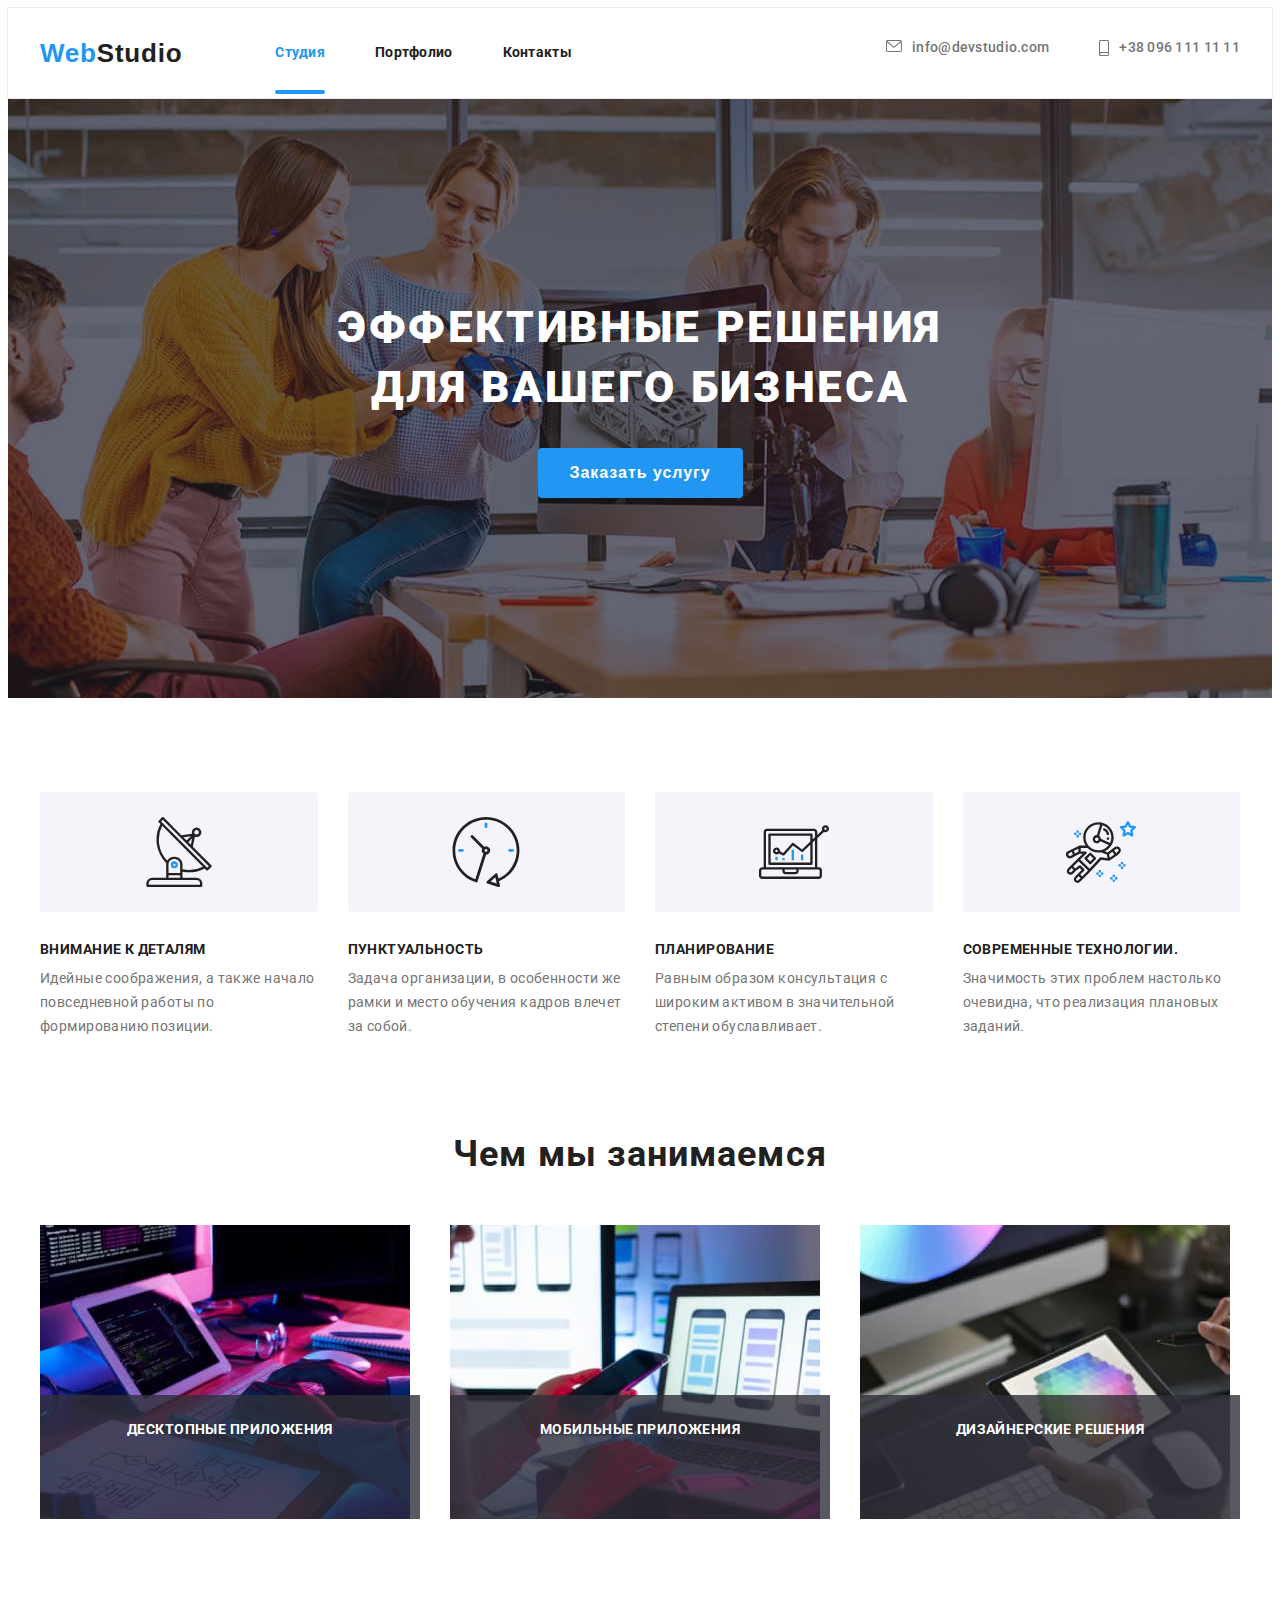
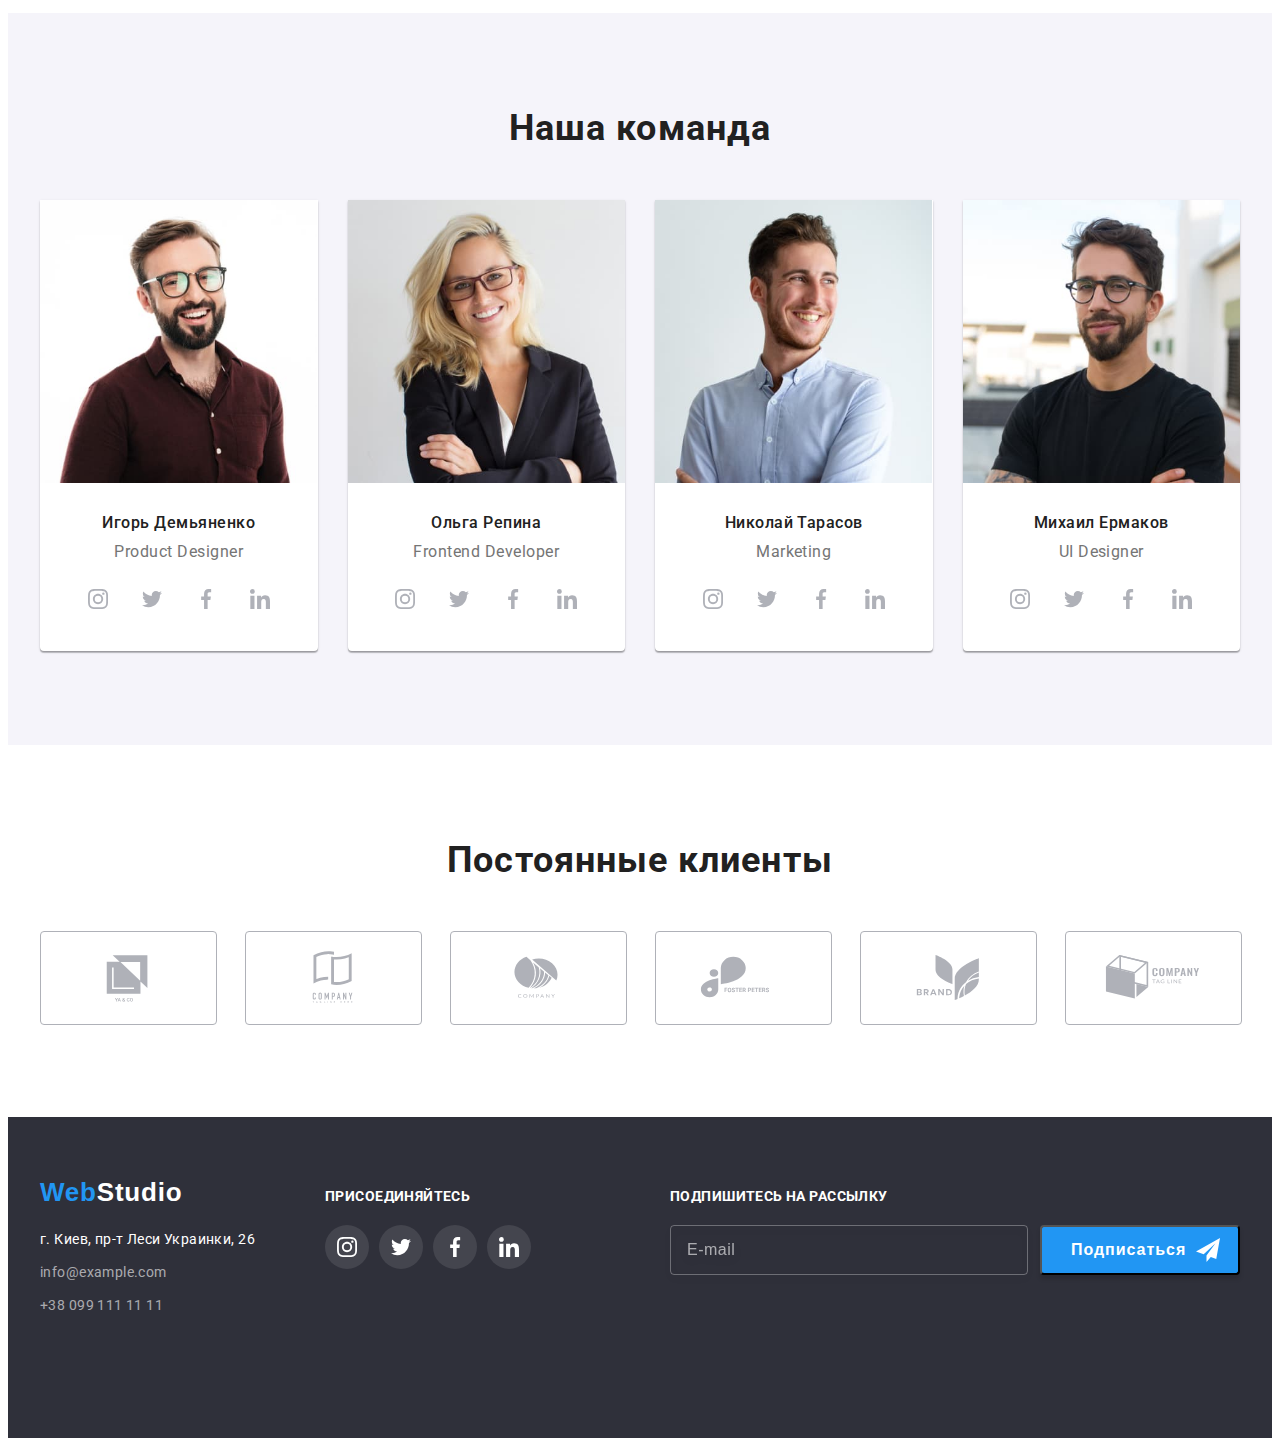
<file: index.html>
<!DOCTYPE html>
<html lang="ru">
	<head>
		<meta charset="UTF-8" />
		<meta http-equiv="X-UA-Compatible" content="IE=edge" />
		<meta name="viewport" content="width=device-width, initial-scale=1.0" />
		<title>Document</title>
		<link rel="preconnect" href="https://fonts.googleapis.com" />
		<link rel="preconnect" href="https://fonts.gstatic.com" crossorigin />
		<link
			href="https://fonts.googleapis.com/css2?family=Montserrat:wght@400;500;700&family=Roboto&display=swap"
			rel="stylesheet"
		/>
		<link
			rel="stylesheet"
			href="https://cdnjs.cloudflare.com/ajax/libs/modern-normalize/1.1.0/modern-normalize.min.css"
			integrity="sha512-wpPYUAdjBVSE4KJnH1VR1HeZfpl1ub8YT/NKx4PuQ5NmX2tKuGu6U/JRp5y+Y8XG2tV+wKQpNHVUX03MfMFn9Q=="
			crossorigin="anonymous"
			referrerpolicy="no-referrer"
		/>
		
		<link rel="stylesheet" href="./css/main.min.css" />

	</head>
	<body>
		<!--Шапка-->
		<header class="header">
			<div class="header__container container">
				<nav class="header__site-nav">
					<a class="header__logo logo" href="./index.html">
						Web<span class="logo--black">Studio</span>
					</a>
					<ul class="header-nav">
						<li class="header-nav__item">
							<a class="header-nav__link nav-link nav-link--current nav-link--active " href="./index.html">Студия</a>
						</li>
						<li class="header-nav__item">
							<a class="header-nav__link" href="./portfolio.html">Портфолио</a>
						</li>
						<li class="header-nav__item">
							<a class="header-nav__link" href="#">Контакты</a>
						</li>
					</ul>
				</nav>

				<ul class="header-contacts">
					<li class="header-contacts__item">
						<a class="header-contacts__link " href="mailto:info@devstudio.com">
							<svg class="header-contacts__icons" width="16" height="12">
								<use href="./images/icons.svg#envelope"></use>
							</svg>
							info@devstudio.com
						</a>
					</li>
					<li class="header-contacts__item">
						<a class=" header-contacts__link " href="tel:+380961111111">
							<svg class="header-contacts__icons" width="10" height="16">
								<use href="./images/icons.svg#smartphone"></use>
							</svg>
							+38 096 111 11 11
						</a>
					</li>
				</ul>
				<button type="button" class="header-menu-btn" data-open-menu >
					<svg class="header-menu-btn__icon" width="24" height="16">
						<use href="./images/icons.svg#icon-menu"></use>
					</svg>
				</button>
				<div class="mob-menu mob-menu--relative is-hidden" data-mob-menu >
					
					<button type="button" class="close-menu-btn" data-close-menu>
						<svg class="close-menu-btn__icon" width="18" height="18">
							<use href="./images/icons.svg#vector"></use>
						</svg>
					</button>

					<ul class="mob-menu-list">
					<li class="mob-menu-list__item">
						<a class="mob-menu-list__link mob-menu-active" href="./index.html">Студия</a>
					</li>
					<li class="mob-menu-list__item">
						<a class="mob-menu-list__link" href="./portfolio.html">Портфолио</a>
					</li>
					<li class="mob-menu-list__item">
						<a class="mob-menu-list__link" href="#">Контакты</a>
					</li>
					</ul>
					<div class="mob-menu-connect">
					<a class=" mob-menu-tel mob-menu-tel--indent" href="tel:+380961111111">
						+38 096 111 11 11
					</a>
					<a class="mob-menu-mail mob-menu-mail--indent" href="mailto:info@devstudio.com">						
						info@devstudio.com
					</a>
					<ul class="mob-social-list">
                        <li class="mob-social-list__item">
							<a href="#" class="mob-social-list__link social-dash social-dash--indent">
							Instagram
							</a>
						</li>
						<li class="mob-social-list__item">
							<a href="#" class="mob-social-list__link social-dash">
							Twitter
							</a>
						</li>
						<li class="mob-social-list__item">
							<a href="#" class="mob-social-list__link social-dash">
							Facebook
							</a>
						</li>
						<li class="mob-social-list__item">
							<a href="#" class="mob-social-list__link">
							LinkedIn
							</a>
						</li>
					</ul>
					</div>
					
				</div>
			</div>
		</header>

		<main>
			<!-- Герой-->
			<section class="hero hero--indent">
				<div class="container hero__container">
					<h1 class="hero__title">Эффективные решения для вашего бизнеса</h1>
					<button class="hero__button" type="button" data-modal-open>Заказать услугу</button>
				</div>
			</section>
			<!--Особенности -->
			<section class="features section">
				<div class="container">
					<h2 class="visually-hidden">Особенности компании</h2>
					<ul class="features-list">
						<li class="features-list__item">
							<div class="features-list__icon">
								<svg  width="70" height="70">
									<use href="./images/icons.svg#antenna"></use>
								</svg>
							</div>
							<h3 class="features-list__subtitle">Внимание к деталям</h3>
							<p class="features-list__text">Идейные соображения, а также начало повседневной работы по формированию позиции.</p>
						</li>
						<li class="features-list__item">
							<div class="features-list__icon">
								<svg  width="70" height="70">
									<use href="./images/icons.svg#clock"></use>
								</svg>
							</div>
							<h3 class="features-list__subtitle">Пунктуальность</h3>
							<p class="features-list__text">
								Задача организации, в особенности же рамки и место обучения кадров влечет за собой.
							</p>
						</li>
						<li class="features-list__item">
							<div class="features-list__icon">
								<svg width="70" height="70">
									<use href="./images/icons.svg#diagram"></use>
								</svg>
							</div>
							<h3 class="features-list__subtitle">Планирование</h3>
							<p class="features-list__text">
								Равным образом консультация с широким активом в значительной степени обуславливает.
							</p>
						</li>
						<li class="features-list__item">
							<div class="features-list__icon">
								<svg width="70" height="70">
									<use href="./images/icons.svg#astronaut"></use>
								</svg>
							</div>
							<h3 class="features-list__subtitle">Современные технологии.</h3>
							<p class="features-list__text">Значимость этих проблем настолько очевидна, что реализация плановых заданий.</p>
						</li>
					</ul>
					</div>
					</section>
					<!-- Блок чем занимаемся -->
					<section class="about">
						<div class="container">

					<h2 class="about__title">Чем мы занимаемся</h2>

					<ul class="about-list">
						<li class="about-list__item">
							<div class="about-list__content">
								
								<img 
								srcset="./images/about/desktop-applications-1x.jpg 1x, ./images/about/desktop-applications-2x.jpg 2x"
								src="./images/about/desktop-application-1x.jpg" 
								alt="десктопное приложения" 
								width="370" 
								height="294"
								/>
								<p class="about-list__text">Десктопные приложения</p>
							</div>
						</li>
						<li class="about-list__item">
							<div class="about-list__content">
								<img
								    srcset="./images/about/mob-applications-1x.jpg 1x, ./images/about/mob-applications-2x.jpg 2x"
									src="./images/about/mob-applications-1x.jpg"
									alt="мобильные приложения"
									width="370"
									height="294"
								/>
								<p class="about-list__text">Мобильные приложения</p>
							</div>
						</li>
						<li class="about-list__item">
							<div class="about-list__content">
								<img 
								srcset="./images/about/design-solutions-1x.jpg 1x, ./images/about/design-solutions-2x.jpg 2x"
								src="./images/about/design-solutions-1x.jpg" 
								alt="на планшете изображена фигура" 
								width="370" 
								height="294"
								/>
								<p class="about-list__text">Дизайнерские решения</p>
							</div>
						</li>
					</ul>
					</div>
				
				</section>
			

			<!-- Блок Наша команда -->
			<section class="team section">
				<div class="container">
					<h2 class="team__title">Наша команда</h2>
					<ul class="team-list">
						<li class="team-list__item">
							<img 
							srcset="./images/team/demyanenko.jpg 1x, ./images/team/demyanenko@2x.jpg 2x"
							src="./images/team/demyanenko.jpg" 
							alt="Игорь Демьяненко" 
							/>
							<div>
								<h3 class="team-list__subtitle">Игорь Демьяненко</h3>
								<p lang="en" class="team-list__text">Product Designer</p>
								<ul class="social-list social-list--indent">
									<li class="social-list__item">
										<a class="social-list__link " href="">
											<svg class="social-list__icon" width="20" height="20">
												<use href="./images/icons.svg#instagram"></use>
											</svg>
										</a>
									</li>
									<li class="social-list__item">
										<a class="social-list__link " href="">
											<svg class="social-list__icon" width="20" height="20">
												<use href="./images/icons.svg#twitter"></use>
											</svg>
										</a>
									</li>

									<li class="social-list__item">
										<a class="social-list__link " href="">
											<svg class="social-list__icon" width="20" height="20">
												<use href="./images/icons.svg#facebook"></use>
											</svg>
										</a>
									</li>

									<li class="social-list__item">
										<a class="social-list__link " href="">
											<svg class="social-list__icon" width="20" height="20">
												<use href="./images/icons.svg#linkedin"></use>
											</svg>
										</a>
									</li>
								</ul>
							</div>
						</li>
						<li class="team-list__item">
							<img 
							srcset="./images/team/repina.jpg 1x, ./images/team/repina@2x.jpg 2x"
							src="./images/team/repina.jpg" 
							alt="Ольга Репина" 
							>
							<div>
								<h3 class="team-list__subtitle">Ольга Репина</h3>
								<p lang="en" class="team-list__text">Frontend Developer</p>
								<ul class="social-list social-list--indent">
									<li class="social-list__item">
										<a class="social-list__link " href="">
											<svg class="social-list__icon" width="20" height="20">
												<use href="./images/icons.svg#instagram"></use>
											</svg>
										</a>
									</li>
									<li class="social-list__item">
										<a class="social-list__link " href="">
											<svg class="social-list__icon" width="20" height="20">
												<use href="./images/icons.svg#twitter"></use>
											</svg>
										</a>
									</li>
								
									<li class="social-list__item">
										<a class="social-list__link " href="">
											<svg class="social-list__icon" width="20" height="20">
												<use href="./images/icons.svg#facebook"></use>
											</svg>
										</a>
									</li>
								
									<li class="social-list__item">
										<a class="social-list__link " href="">
											<svg class="social-list__icon" width="20" height="20">
												<use href="./images/icons.svg#linkedin"></use>
											</svg>
										</a>
									</li>
								</ul>
							</div>
						</li>
						<li class="team-list__item">
							<img 
							srcset="./images/team/tarasov.jpg 1x, ./images/team/tarasov@2x.jpg 2x" 
							src="./images/team/tarasov.jpg" 
							alt="Николай Тарасов" 
							/>
							<div>
								<h3 class="team-list__subtitle">Николай Тарасов</h3>
								<p lang="en" class="team-list__text">Marketing</p>
								<ul class="social-list  social-list--indent">
									<li class="social-list__item">
										<a class="social-list__link " href="">
											<svg class="social-list__icon" width="20" height="20">
												<use href="./images/icons.svg#instagram"></use>
											</svg>
										</a>
									</li>
									<li class="social-list__item">
										<a class="social-list__link " href="">
											<svg class="social-list__icon" width="20" height="20">
												<use href="./images/icons.svg#twitter"></use>
											</svg>
										</a>
									</li>
								
									<li class="social-list__item">
										<a class="social-list__link " href="">
											<svg class="social-list__icon" width="20" height="20">
												<use href="./images/icons.svg#facebook"></use>
											</svg>
										</a>
									</li>
								
									<li class="social-list__item">
										<a class="social-list__link " href="">
											<svg class="social-list__icon" width="20" height="20">
												<use href="./images/icons.svg#linkedin"></use>
											</svg>
										</a>
									</li>
								</ul>
							</div>
						</li>
						<li class="team-list__item">
							<img 
							srcset="./images/team/ermakov.jpg 1x, ./images/team/ermakov@2x.jpg 2x"
							src="./images/team/ermakov.jpg" 
							alt="Михаил Ермаков"
							 
							/>
							<div>
								<h3 class="team-list__subtitle">Михаил Ермаков</h3>
								<p lang="en" class="team-list__text">UI Designer</p>
								<ul class="social-list  social-list--indent">
									<li class="social-list__item">
										<a class="social-list__link " href="">
											<svg class="social-list__icon" width="20" height="20">
												<use href="./images/icons.svg#instagram"></use>
											</svg>
										</a>
									</li>
									<li class="social-list__item">
										<a class="social-list__link " href="">
											<svg class="social-list__icon" width="20" height="20">
												<use href="./images/icons.svg#twitter"></use>
											</svg>
										</a>
									</li>
								
									<li class="social-list__item">
										<a class="social-list__link " href="">
											<svg class="social-list__icon" width="20" height="20">
												<use href="./images/icons.svg#facebook"></use>
											</svg>
										</a>
									</li>
								
									<li class="social-list__item">
										<a class="social-list__link " href="">
											<svg class="social-list__icon" width="20" height="20">
												<use href="./images/icons.svg#linkedin"></use>
											</svg>
										</a>
									</li>
								</ul>
							</div>
						</li>
					</ul>
				</div>
			</section>
			<!--Постоянные клиенты-->
			<section class="clients section">
				<div class="container">
					<h2 class="clients__title">Постоянные клиенты</h2>

					<ul class="clients-list">
						<li class="clients-list__item">
							<a class="clients-list__link" href="">
								<svg class="clients-list__icon" width="106" height="60">
									<use href="./images/icons.svg#logo-one"></use>
								</svg>
							</a>
						</li>

						<li class="clients-list__item">
							<a class="clients-list__link" href="">
								<svg class="clients-list__icon" width="106" height="60">
									<use href="./images/icons.svg#logo-two"></use>
								</svg>
							</a>
						</li>

						<li class="clients-list__item">
							<a class="clients-list__link" href="">
								<svg class="clients-list__icon" width="106" height="60">
									<use href="./images/icons.svg#logo-three"></use>
								</svg>
							</a>
						</li>

						<li class="clients-list__item">
							<a class="clients-list__link" href="">
								<svg class="clients-list__icon" width="106" height="60">
									<use href="./images/icons.svg#logo-four"></use>
								</svg>
							</a>
						</li>

						<li class="clients-list__item">
							<a class="clients-list__link" href="">
								<svg class="clients-list__icon" width="106" height="60">
									<use href="./images/icons.svg#logo-five"></use>
								</svg>
							</a>
						</li>

						<li class="clients-list__item">
							<a class="clients-list__link" href="">
								<svg class="clients-list__icon" width="106" height="60">
									<use href="./images/icons.svg#logo-six"></use>
								</svg>
							</a>
						</li>
					</ul>
				</div>
			</section>
		</main>

		<!-- Подвал -->
		<footer class="footer">
			
			<div class="footer__container container">
				<div class="footer-tab-flex">
				<section>
				<div class="footer-address-container">
					<a href="./index.html" class="footer__logo logo">
						Web<span class="logo--white">Studio</span>
					</a>
					<address>
						<ul class="footer-contacts">
							<li class="footer-contacts__item">
								<a
									class="footer-contacts__link footer-contacts__link--white "
									href="https://www.google.com/maps/place/%D0%B1%D1%83%D0%BB.+%D0%9B%D0%B5%D1%81%D0%B8+%D0%A3%D0%BA%D1%80%D0%B0%D0%B8%D0%BD%D0%BA%D0%B8,+26,+%D0%9A%D0%B8%D0%B5%D0%B2,+02000/@50.4265807,30.5361971,17z/data=!4m13!1m7!3m6!1s0x40d4cf0e033ecbe9:0x57a4dffefec77da0!2z0LHRg9C7LiDQm9C10YHQuCDQo9C60YDQsNC40L3QutC4LCAyNiwg0JrQuNC10LIsIDAyMDAw!3b1!8m2!3d50.4265807!4d30.5383858!3m4!1s0x40d4cf0e033ecbe9:0x57a4dffefec77da0!8m2!3d50.4265807!4d30.5383858"
									target="_blank"
									rel="nofollow"
								>
									г. Киев, пр-т Леси Украинки, 26
								</a>
							</li>
							<li class="footer-contacts__item">
								<a class="footer-contacts__link" href="mailto:info@example.com">info@example.com</a>
							</li>
							<li class="footer-contacts__item">
								<a class="footer-contacts__link " href="tel:+380991111111">+38 099 111 11 11</a>
							</li>
						</ul>
					</address>
				</div>
				</section>
				<!-- Социальные сети-->

					<section>
					<div class="footer-join">
					<h3 class="footer-join__title">присоединяйтесь</h3>

					<ul class="social-list">
						<li class="social-list__item">
							<a class="social-list__link social-footer social-footer--dark " href="https://www.instagram.com/" target="_blank"
									rel="nofollow">
								<svg class="social-footer__icon" width="20" height="20">
									<use href="./images/icons.svg#instagram"></use>
								</svg>
							</a>
						</li>

						<li class="social-list__item">
							<a class="social-list__link social-footer social-footer--dark" href="https://twitter.com/"  target="_blank"
									rel="nofollow">
								<svg class="social-footer__icon" width="20" height="20">
									<use href="./images/icons.svg#twitter"></use>
								</svg>
							</a>
						</li>

						<li class="social-list__item">
							<a class="social-list__link social-footer social-footer--dark" href="https://m.facebook.com/" target="_blank"
									rel="nofollow">
								<svg class="social-footer__icon " width="20" height="20">
									<use href="./images/icons.svg#facebook"></use>
								</svg>
							</a>
						</li>

						<li class="social-list__item">
							<a class="social-list__link social-footer social-footer--dark" href="https://www.linkedin.com/" target="_blank"
									rel="nofollow">
								<svg class="social-footer__icon" width="20" height="20">
									<use href="./images/icons.svg#linkedin"></use>
								</svg>
							</a>
						</li>
					</ul>
					</div>
					</section>
				
				</div>
				<!-- Подписка на рассылку -->
				<section>
				
					<div class="footer-subscribe">
					<h2 class="footer-subscribe__title">Подпишитесь на рассылку</h2>
				<form action="#"  autocomplete="on" class="subscribe-form">
					
					<input type="email" name="email" placeholder="E-mail"  required class="subscribe-form__mail"/>

					<button type="submit" class="subscribe-btn">
						<span class="subscribe-btn__text">Подписаться</span>

						<svg class="subscribe-btn__icon" width="24" height="24">
							<use href="./images/icons.svg#icon-icon-send"></use>
						</svg>
					</button>
					
		
				</form>
				</div>
			</div>
			</section>
		</footer>
		<!--Модальное окно-->
		<div class="backdrop is-hidden" data-modal>
			<div class="modal">
				<button type="button" class="btn-close" data-modal-close>
					<svg class="btn-close__icon" width="11" height="11">
						<use href="./images/icons.svg#vector"></use>
					</svg>
				</button>
				<h2 class="modal__title">Оставьте свои данные, мы вам перезвоним</h2>

		<form action="#" autocomplete="on">
			
			<label for="user-name" class="modal__label">Имя</label>
			<div class="modal-field">
			<input type="text" name="name" id="user-name" class="modal-field__input"  required/>
			<svg class="modal-field__icon" width="18" height="18">
				<use href="./images/icons.svg#icon-person-black"></use>
			</svg>
			</div>
			

			
				<label for="user-tel" class="modal__label">Телефон</label>
				<div class="modal-field modal-field--indent">
					<input type="tel" name="tel" id="user-tel" class="modal-field__input"  required/>
					<svg class="modal-field__icon" width="18" height="18">
						<use href="./images/icons.svg#icon-phone-black"></use>
					</svg>
				</div>
			

			
				<label for="user-email" class="modal__label">Почта</label>
				<div class="modal-field">
					<input type="email" name="email" id="user-email" class="modal-field__input" required/>
					<svg class="modal-field__icon" width="18" height="18">
						<use href="./images/icons.svg#icon-email-black"></use>
					</svg>
					</div>
				

				<div class="modal-comments">
				<label for="modal-comments" class="modal-comments__label">Комментарий</label>
				<textarea name="comments" id="modal-comments" placeholder="Введите текст" class="modal-comments__text"></textarea>
				</div>

				
					<input type="checkbox" name="subscribe" id="subscribe-on" checked class="subscribe-checkbox visually-hidden"/>
					<label for="subscribe-on" class="subscribe-checkbox__text"><span class="subscribe-checkbox__checkbox"><svg class="subscribe-checkbox__icon" width="16" height="15">
						<use href="./images/icons.svg#icon-checkbox"></use>
					</svg></span> Соглашаюсь с рассылкой и принимаю<span class="subscribe-checkbox__element">Условия договора</span></label>
					

				
				<button type="submit" class="modal-btn modal-btn--indent">Отправить</button>
				
			</div>
		</form>		

			</div>
		</div>
		<script src="./js/modal.js"></script>
		<script src="./js/menu.js"></script>
	</body>
</html>
</file>
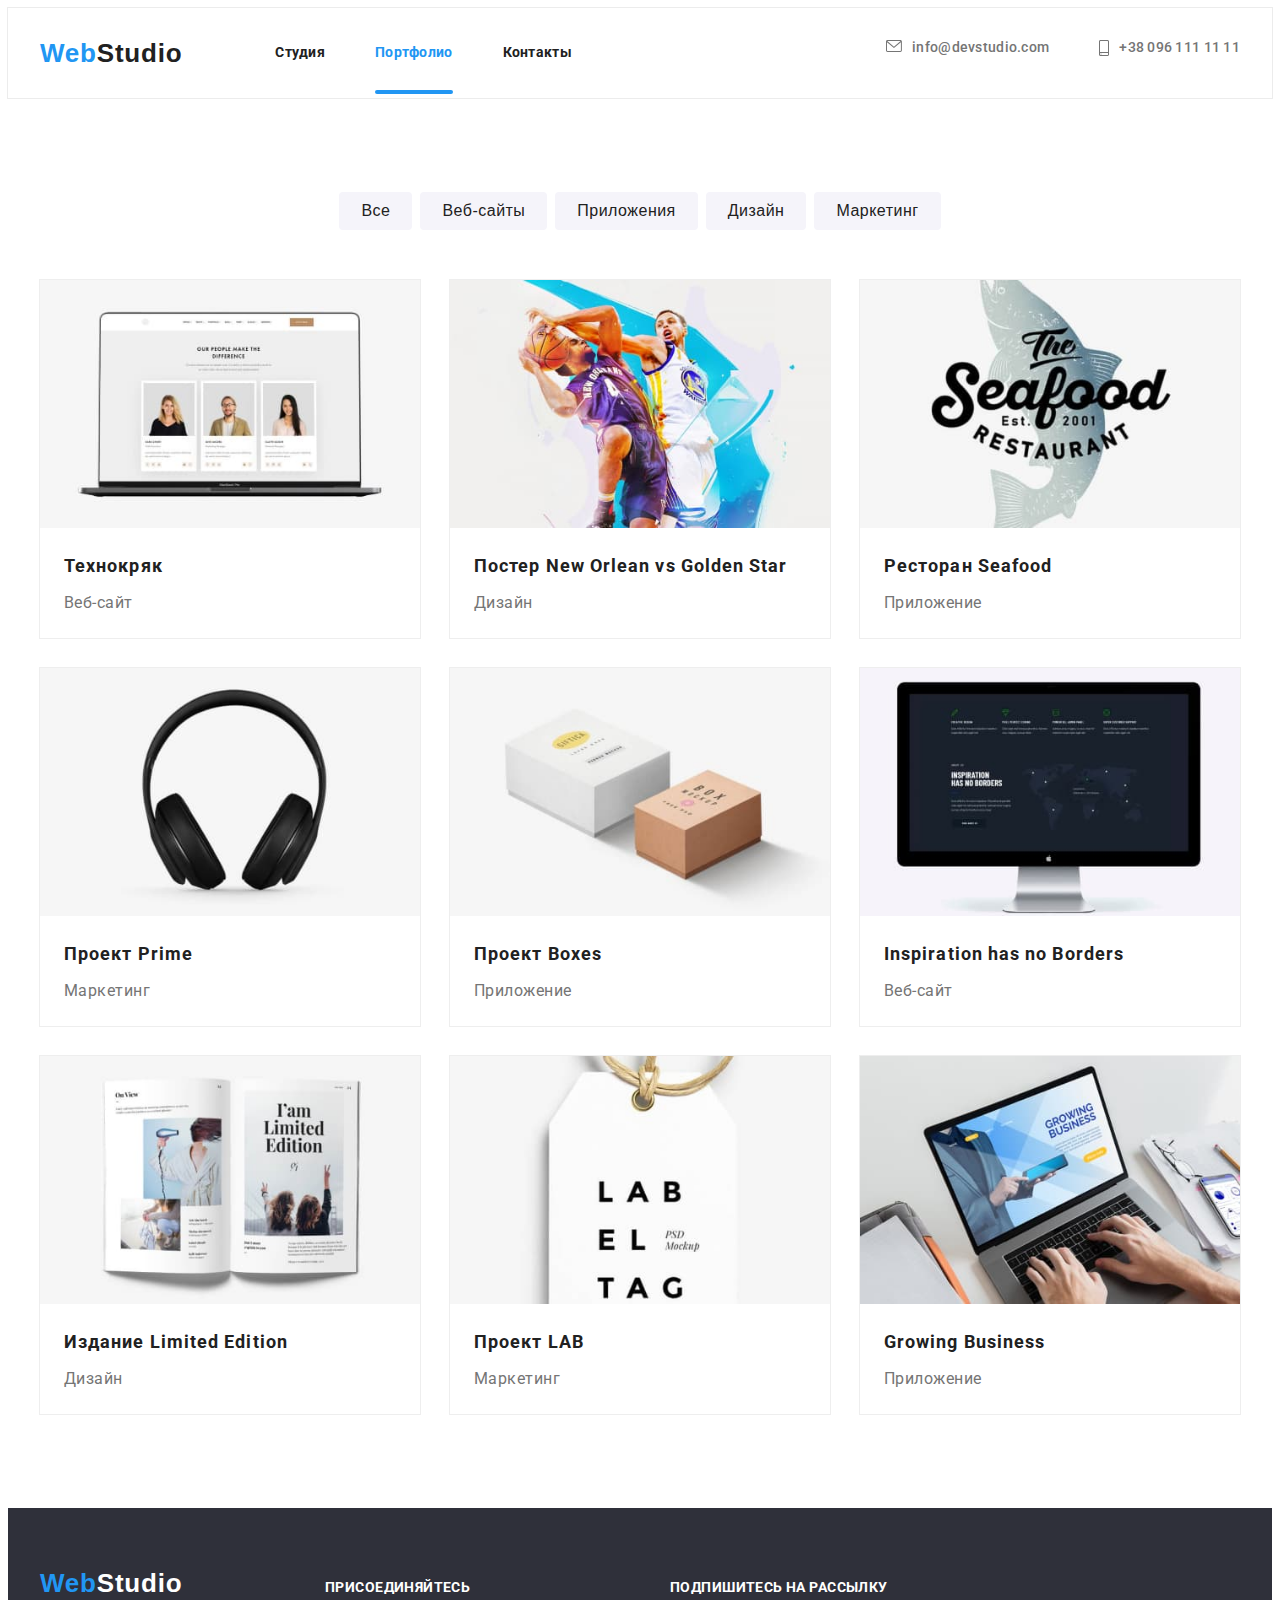
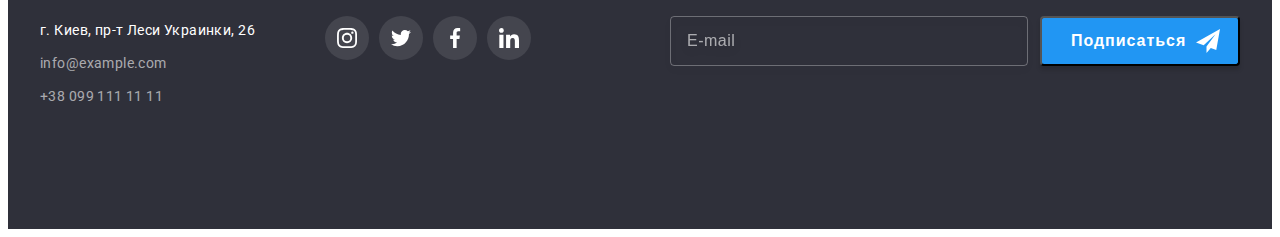
<file: portfolio.html>
<!DOCTYPE html>
<html lang="ru">
	<head>
		<meta charset="UTF-8" />
		<meta http-equiv="X-UA-Compatible" content="IE=edge" />
		<meta name="viewport" content="width=device-width, initial-scale=1.0" />
		<title>Portfolio</title>
		<link rel="preconnect" href="https://fonts.googleapis.com" />
		<link rel="preconnect" href="https://fonts.gstatic.com" crossorigin />
		<link
			href="https://fonts.googleapis.com/css2?family=Montserrat:wght@400;500;700&family=Roboto&display=swap"
			rel="stylesheet"
		/>
		<link
			rel="stylesheet"
			href="https://minhaskamal.github.io/DownGit/#/home?url=https://github.com/sindresorhus/modern-normalize/blob/main/modern-normalize.css"
		/>

		<link
			rel="stylesheet"
			href="https://cdnjs.cloudflare.com/ajax/libs/modern-normalize/1.1.0/modern-normalize.min.css"
			integrity="sha512-wpPYUAdjBVSE4KJnH1VR1HeZfpl1ub8YT/NKx4PuQ5NmX2tKuGu6U/JRp5y+Y8XG2tV+wKQpNHVUX03MfMFn9Q=="
			crossorigin="anonymous"
			referrerpolicy="no-referrer"
		/>

		<link rel="stylesheet" href="./css/main.min.css" />
	</head>

	<body>
		<!--Шапка-->
		<header class="header">
			<div class="header__container container">
				<nav class="header__site-nav">
					<a class="header__logo logo" href="./index.html">
						Web<span class="logo--black">Studio</span>
					</a>
					<ul class="header-nav">
						<li class="header-nav__item">
							<a class="header-nav__link" href="./index.html">Студия</a>
						</li>
						<li class="header-nav__item">
							<a class="header-nav__link nav-link nav-link--current nav-link--active" href="./portfolio.html">
								Портфолио
							</a>
						</li>
						<li class="header-nav__item">
							<a class="header-nav__link" href="#">Контакты</a>
						</li>
					</ul>
				</nav>

				<ul class="header-contacts">
					<li class="header-contacts__item">
						<a class="header-contacts__link" href="mailto:info@devstudio.com">
							<svg class="header-contacts__icons" width="16" height="12">
								<use href="./images/icons.svg#envelope"></use>
							</svg>
							info@devstudio.com
						</a>
					</li>
					<li class="header-contacts__item">
						<a class="header-contacts__link" href="tel:+380961111111">
							<svg class="header-contacts__icons" width="10" height="16">
								<use href="./images/icons.svg#smartphone"></use>
							</svg>
							+38 096 111 11 11
						</a>
					</li>
				</ul>
				<button type="button" class="header-menu-btn" data-open-menu>
					<svg class="header-menu-btn__icon" width="24" height="16">
						<use href="./images/icons.svg#icon-menu"></use>
					</svg>
				</button>
				<div class="mob-menu mob-menu--relative is-hidden" data-mob-menu>
					<button type="button" class="close-menu-btn" data-close-menu>
						<svg class="close-menu-btn__icon" width="18" height="18">
							<use href="./images/icons.svg#vector"></use>
						</svg>
					</button>

					<ul class="mob-menu-list">
						<li class="mob-menu-list__item">
							<a class="mob-menu-list__link " href="./index.html">Студия</a>
						</li>
						<li class="mob-menu-list__item">
							<a class="mob-menu-list__link mob-menu-active" href="./portfolio.html">Портфолио</a>
						</li>
						<li class="mob-menu-list__item">
							<a class="mob-menu-list__link" href="#">Контакты</a>
						</li>
					</ul>
					<div class="mob-menu-connect">
						<a class="mob-menu-tel mob-menu-tel--indent" href="tel:+380961111111">+38 096 111 11 11</a>
						<a class="mob-menu-mail mob-menu-mail--indent" href="mailto:info@devstudio.com">info@devstudio.com</a>
						<ul class="mob-social-list">
							<li class="mob-social-list__item">
								<a href="#" class="mob-social-list__link social-dash social-dash--indent">Instagram</a>
							</li>
							<li class="mob-social-list__item">
								<a href="#" class="mob-social-list__link social-dash">Twitter</a>
							</li>
							<li class="mob-social-list__item">
								<a href="#" class="mob-social-list__link social-dash">Facebook</a>
							</li>
							<li class="mob-social-list__item">
								<a href="#" class="mob-social-list__link">LinkedIn</a>
							</li>
						</ul>
					</div>
				</div>
			</div>
		</header>

		<main>
			<!--Меню Портфолио-->
			<section class="menu-section">
				<div class="container">
					<h1 class="visually-hidden">
						Услуги
						<span lang="en">WebStudio</span>
					</h1>
					<ul class="portfolio-menu">
						<li class="portfolio-menu__item">
							<button type="button" class="portfolio-menu__button">Все</button>
						</li>
						<li class="portfolio-menu__item">
							<button type="button" class="portfolio-menu__button">Веб-сайты</button>
						</li>
						<li class="portfolio-menu__item">
							<button type="button" class="portfolio-menu__button">Приложения</button>
						</li>
						<li class="portfolio-menu__item">
							<button type="button" class="portfolio-menu__button">Дизайн</button>
						</li>
						<li class="portfolio-menu__item">
							<button type="button" class="portfolio-menu__button">Маркетинг</button>
						</li>
					</ul>
				</div>
			</section>
			<!--Карточки портфолио-->
			<section class="projects-section">
				<div class="container">
					<h2 class="visually-hidden">Проекты</h2>

					<ul class="projects-list">
						<li class="projects-list__item">
							<a class="projects-list__link" href="">
								<div class="projects-img">
									<img
										srcset="
											./images/portfolio-projects/tehnokryak@1х.jpg 1x,
											./images/portfolio-projects/tehnokryak@2х.jpg 2x
										"
										src="./images/portfolio-projects/tehnokryak.jpg"
										alt="ноутбук на экране изображен веб сайт"
										class="projects-img__img"
									/>
									<p class="projects-img__hover">
										Технокряк это современная площадка распространения коронавируса. Компании используют эту платформу
										для цифрового шпионажа и атак на защищённые сервера конкурентов.
									</p>
								</div>

								<div class="projects-content">
									<h3 class="projects-content__subtitle">Технокряк</h3>
									<p class="projects-content__text">Веб-сайт</p>
								</div>
							</a>
						</li>

						<li class="projects-list__item">
							<a class="projects-list__link" href="">
								<div class="projects-img">
									<img
										srcset="
											./images/portfolio-projects/golden-star@1x.jpg 1x,
											./images/portfolio-projects/golden-star@2x.jpg 2x
										"
										src="./images/portfolio-projects/golden-star.jpg"
										alt="баскетболисты"
										class="projects-img__img"
									/>
									<p class="projects-img__hover">
										Технокряк это современная площадка распространения коронавируса. Компании используют эту платформу
										для цифрового шпионажа и атак на защищённые сервера конкурентов.
									</p>
								</div>

								<div class="projects-content">
									<h3 class="projects-content__subtitle">
										Постер
										<span lang="en">New Orlean vs Golden Star</span>
									</h3>
									<p class="projects-content__text">Дизайн</p>
								</div>
							</a>
						</li>

						<li class="projects-list__item">
							<a class="projects-list__link" href="">
								<div class="projects-img">
									<img
										srcset="
											./images/portfolio-projects/seafood@1x.jpg 1x,
											./images/portfolio-projects/seafood@2x.jpg 2x
										"
										src="./images/portfolio-projects/seafood.jpg"
										alt="эмблема ресторана"
										class="projects-img__img"
									/>
									<p class="projects-img__hover">
										Технокряк это современная площадка распространения коронавируса. Компании используют эту платформу
										для цифрового шпионажа и атак на защищённые сервера конкурентов.
									</p>
								</div>

								<div class="projects-content">
									<h3 class="projects-content__subtitle">
										Ресторан
										<span lang="en">Seafood</span>
									</h3>
									<p class="projects-content__text">Приложение</p>
								</div>
							</a>
						</li>

						<li class="projects-list__item">
							<a class="projects-list__link" href="">
								<div class="projects-img">
									<img
										srcset="./images/portfolio-projects/prime@1x.jpg 1x, ./images/portfolio-projects/prime@2x.jpg 2x"
										src="./images/portfolio-projects/prime.jpg"
										alt="наушники"
										class="projects-img__img"
									/>
									<p class="projects-img__hover">
										Технокряк это современная площадка распространения коронавируса. Компании используют эту платформу
										для цифрового шпионажа и атак на защищённые сервера конкурентов.
									</p>
								</div>

								<div class="projects-content">
									<h3 class="projects-content__subtitle">
										Проект
										<span lang="en">Prime</span>
									</h3>
									<p class="projects-content__text">Маркетинг</p>
								</div>
							</a>
						</li>

						<li class="projects-list__item">
							<a class="projects-list__link" href="">
								<div class="projects-img">
									<img
										srcset="./images/portfolio-projects/boxes@1x.jpg 1x, ./images/portfolio-projects/boxes@2x.jpg 2x"
										src="./images/portfolio-projects/boxes.jpg"
										alt="коробки"
										class="projects-img__img"
									/>
									<p class="projects-img__hover">
										Технокряк это современная площадка распространения коронавируса. Компании используют эту платформу
										для цифрового шпионажа и атак на защищённые сервера конкурентов.
									</p>
								</div>

								<div class="projects-content">
									<h3 class="projects-content__subtitle">
										Проект
										<span lang="en">Boxes</span>
									</h3>
									<p class="projects-content__text">Приложение</p>
								</div>
							</a>
						</li>

						<li class="projects-list__item">
							<a class="projects-list__link" href="">
								<div class="projects-img">
									<img
										srcset="
											./images/portfolio-projects/inspiration@1x.jpg 1x,
											./images/portfolio-projects/inspiration@2x.jpg 2x
										"
										src="./images/portfolio-projects/inspiration.jpg"
										alt="монитор на экране изображен веб сайт "
										class="projects-img__img"
									/>
									<p class="projects-img__hover">
										Технокряк это современная площадка распространения коронавируса. Компании используют эту платформу
										для цифрового шпионажа и атак на защищённые сервера конкурентов.
									</p>
								</div>

								<div class="projects-content">
									<h3 class="projects-content__subtitle link" lang="en">Inspiration has no Borders</h3>
									<p class="projects-content__text">Веб-сайт</p>
								</div>
							</a>
						</li>

						<li class="projects-list__item">
							<a class="projects-list__link" href="">
								<div class="projects-img">
									<img
										srcset="
											./images/portfolio-projects/limited-edition@1x.jpg 1x,
											./images/portfolio-projects/limited-edition@2x.jpg 2x
										"
										src="./images/portfolio-projects/limited-edition.jpg"
										alt="журнал"
										class="projects-img__img"
									/>
									<p class="projects-img__hover">
										Технокряк это современная площадка распространения коронавируса. Компании используют эту платформу
										для цифрового шпионажа и атак на защищённые сервера конкурентов.
									</p>
								</div>

								<div class="projects-content">
									<h3 class="projects-content__subtitle">
										Издание
										<span lang="en">Limited Edition</span>
									</h3>
									<p class="projects-content__text">Дизайн</p>
								</div>
							</a>
						</li>

						<li class="projects-list__item">
							<a class="projects-list__link" href="">
								<div class="projects-img">
									<img
										srcset="./images/portfolio-projects/lab@1x.jpg 1x, ./images/portfolio-projects/lab@2x.jpg 2x"
										src="./images/portfolio-projects/lab.jpg"
										alt=" бумажный ярлык с эмблемой "
										class="projects-img_img"
									/>
									<p class="projects-img__hover">
										Технокряк это современная площадка распространения коронавируса. Компании используют эту платформу
										для цифрового шпионажа и атак на защищённые сервера конкурентов.
									</p>
								</div>

								<div class="projects-content">
									<h3 class="projects-content__subtitle">
										Проект
										<span lang="en">LAB</span>
									</h3>
									<p class="projects-content__text">Маркетинг</p>
								</div>
							</a>
						</li>

						<li class="projects-list__item">
							<a class="projects-list__link" href="">
								<div class="projects-img">
									<img
										srcset="./images/portfolio-projects/growing@1x.jpg 1x, ./images/portfolio-projects/growing@2x.jpg 2x"
										src="./images/portfolio-projects/growing.jpg"
										alt="ноутбук на экране изображено приложение"
										class="projects-img__img"
									/>
									<p class="projects-img__hover">
										Технокряк это современная площадка распространения коронавируса. Компании используют эту платформу
										для цифрового шпионажа и атак на защищённые сервера конкурентов.
									</p>
								</div>

								<div class="projects-content">
									<h3 class="projects-content__subtitle" lang="en">Growing Business</h3>
									<p class="projects-content__text">Приложение</p>
								</div>
							</a>
						</li>
					</ul>
				</div>
			</section>
		</main>

		<!-- Подвал -->

<footer class="footer">
			
			<div class="footer__container container">
				<div class="footer-tab-flex">
				<section>
				<div class="footer-address-container">
					<a href="./index.html" class="footer__logo logo">
						Web<span class="logo--white">Studio</span>
					</a>
					<address>
						<ul class="footer-contacts">
							<li class="footer-contacts__item">
								<a
									class="footer-contacts__link footer-contacts__link--white "
									href="https://www.google.com/maps/place/%D0%B1%D1%83%D0%BB.+%D0%9B%D0%B5%D1%81%D0%B8+%D0%A3%D0%BA%D1%80%D0%B0%D0%B8%D0%BD%D0%BA%D0%B8,+26,+%D0%9A%D0%B8%D0%B5%D0%B2,+02000/@50.4265807,30.5361971,17z/data=!4m13!1m7!3m6!1s0x40d4cf0e033ecbe9:0x57a4dffefec77da0!2z0LHRg9C7LiDQm9C10YHQuCDQo9C60YDQsNC40L3QutC4LCAyNiwg0JrQuNC10LIsIDAyMDAw!3b1!8m2!3d50.4265807!4d30.5383858!3m4!1s0x40d4cf0e033ecbe9:0x57a4dffefec77da0!8m2!3d50.4265807!4d30.5383858"
									target="_blank"
									rel="nofollow"
								>
									г. Киев, пр-т Леси Украинки, 26
								</a>
							</li>
							<li class="footer-contacts__item">
								<a class="footer-contacts__link" href="mailto:info@example.com">info@example.com</a>
							</li>
							<li class="footer-contacts__item">
								<a class="footer-contacts__link " href="tel:+380991111111">+38 099 111 11 11</a>
							</li>
						</ul>
					</address>
				</div>
				</section>
				<!-- Социальные сети-->

					<section>
					<div class="footer-join">
					<h3 class="footer-join__title">присоединяйтесь</h3>

					<ul class="social-list">
						<li class="social-list__item">
							<a class="social-list__link social-footer social-footer--dark " href="">
								<svg class="social-footer__icon" width="20" height="20">
									<use href="./images/icons.svg#instagram"></use>
								</svg>
							</a>
						</li>

						<li class="social-list__item">
							<a class="social-list__link social-footer social-footer--dark" href="">
								<svg class="social-footer__icon" width="20" height="20">
									<use href="./images/icons.svg#twitter"></use>
								</svg>
							</a>
						</li>

						<li class="social-list__item">
							<a class="social-list__link social-footer social-footer--dark" href="">
								<svg class="social-footer__icon " width="20" height="20">
									<use href="./images/icons.svg#facebook"></use>
								</svg>
							</a>
						</li>

						<li class="social-list__item">
							<a class="social-list__link social-footer social-footer--dark" href="">
								<svg class="social-footer__icon" width="20" height="20">
									<use href="./images/icons.svg#linkedin"></use>
								</svg>
							</a>
						</li>
					</ul>
					</div>
					</section>
				
				</div>
				<!-- Подписка на рассылку -->
				<section>
				
					<div class="footer-subscribe">
					<h2 class="footer-subscribe__title">Подпишитесь на рассылку</h2>
				<form action="#"  autocomplete="on" class="subscribe-form">
					
					<input type="email" name="email" placeholder="E-mail"  required class="subscribe-form__mail"/>

					<button type="submit" class="subscribe-btn">
						<span class="subscribe-btn__text">Подписаться</span>

						<svg class="subscribe-btn__icon" width="24" height="24">
							<use href="./images/icons.svg#icon-icon-send"></use>
						</svg>
					</button>
					
		
				</form>
				</div>
			</div>
			</section>
		</footer>
		<script src="./js/menu.js"></script>
	</body>
</html>
</file>
<file: css/main.min.css>
p,h1,h2,h3,h4,h5,h6,p{margin:0}ul{list-style:none;margin:0;padding:0}img{display:block}a{text-decoration:none;color:#212121}body{font-family:"Roboto", sans-serif;color:#212121;font-style:normal}.container{width:100%;padding-left:15px;padding-right:15px;margin:0 auto}@media screen and (min-width: 480px){.container{width:480px}}@media screen and (min-width: 768px){.container{width:768px}}@media screen and (min-width: 1200px){.container{width:1200px}}.section{padding-bottom:60px;padding-top:60px}@media screen and (min-width: 1200px){.section{padding-bottom:94px;padding-top:94px}}img{display:block;max-width:100%;height:auto}.logo{font-family:"Raleway", sans-serif;font-size:26px;line-height:1.19;letter-spacing:.03em;font-weight:700;text-decoration:none;color:#2196F3}.logo--black{color:#212121}.logo--white{color:#fff}.header__logo{padding-top:16px;padding-bottom:24px}@media screen and (min-width: 768px){.header__logo{margin-right:88px;padding-top:26px;padding-bottom:26px}}@media screen and (min-width: 1200px){.header__logo{margin-right:93px;padding-top:24px;padding-bottom:24px}}.footer__logo{display:block;margin-bottom:20px}.visually-hidden{position:absolute;white-space:nowrap;width:1px;height:1px;overflow:hidden;border:0;padding:0;clip:rect(0 0 0 0);clip-path:inset(50%);margin:-1px}.header{background:#fff;outline:1px solid #ececec}.header__container{display:flex;justify-content:space-between;align-items:center}@media screen and (min-width: 768px){.header__site-nav{display:flex;align-items:center}}.header-nav{display:none}@media screen and (min-width: 768px){.header-nav{display:flex;align-items:center}}@media screen and (min-width: 768px){.header-nav__item{font-size:14px;line-height:1.14;letter-spacing:.02em;font-weight:700}.header-nav__item:not(:last-child){margin-right:50px}}@media screen and (min-width: 768px){.header-nav__link{position:relative;color:#212121;padding-top:32px;padding-bottom:32px}}@media screen and (min-width: 768px){.nav-link--active{color:#2196F3}.nav-link--current::after{content:"";width:100%;height:4px;border-radius:2px;background-color:#2196F3;position:absolute;bottom:-2px;left:0}}.header-contacts{display:none}@media screen and (min-width: 768px){.header-contacts{display:block}}@media screen and (min-width: 1200px){.header-contacts{display:flex;justify-content:space-between}}.header-contacts__item{font-size:14px;line-height:1.14;letter-spacing:.02em;font-weight:500}@media screen and (min-width: 768px){.header-contacts__item:not(:last-child){margin-bottom:10px}}@media screen and (min-width: 1200px){.header-contacts__item:not(:last-child){margin-right:50px}}.header-contacts__link{color:#757575;transition:color 250ms cubic-bezier(0.4, 0, 0.2, 1);align-content:center}.header-contacts__link:hover,.header-contacts__link:focus{color:#2196F3}@media screen and (min-width: 1200px){.header-contacts__link{padding-top:32px;padding-bottom:32px;display:flex}}.header-contacts__icons{fill:currentColor;margin-right:10px}.hero{padding-top:118px;padding-bottom:118px;text-align:center;background:#2F303A;background-image:linear-gradient(rgba(47,48,58,0.4), rgba(47,48,58,0.4)),url("../images/hero/mob-hero-1x.jpg");background-position:center;background-size:cover;background-repeat:no-repeat}@media (min-device-pixel-ratio: 2), (min-resolution: 192dpi), (min-resolution: 2dppx){.hero{background-image:linear-gradient(rgba(47,48,58,0.4), rgba(47,48,58,0.4)),url("../images/hero/mob-hero-2x.jpg")}}.hero--indent{margin:0 auto}@media screen and (min-width: 768px){.hero{background-image:linear-gradient(rgba(47,48,58,0.4), rgba(47,48,58,0.4)),url("../images/hero/tab-hero-1x.jpg")}}@media screen and (min-width: 768px) and (min-device-pixel-ratio: 2), screen and (min-width: 768px) and (min-resolution: 192dpi), screen and (min-width: 768px) and (min-resolution: 2dppx){.hero{background-image:linear-gradient(rgba(47,48,58,0.4), rgba(47,48,58,0.4)),url("../images/hero/tab-hero-2x.jpg")}}@media screen and (min-width: 1200px){.hero{background-image:linear-gradient(rgba(47,48,58,0.4), rgba(47,48,58,0.4)),url("../images/hero/hero.jpg");padding-top:200px;padding-bottom:200px}}@media screen and (min-width: 1200px) and (min-device-pixel-ratio: 2), screen and (min-width: 1200px) and (min-resolution: 192dpi), screen and (min-width: 1200px) and (min-resolution: 2dppx){.hero{background-image:linear-gradient(rgba(47,48,58,0.4), rgba(47,48,58,0.4)),url("../images/hero/hero-2x.jpg")}}.hero__container{display:flex;flex-direction:column;align-items:center}.hero__title{font-size:26px;line-height:1.62;letter-spacing:.06em;font-weight:900;text-align:center;text-transform:uppercase;color:#fff;margin-left:auto;margin-right:auto;margin-bottom:30px}@media screen and (min-width: 1200px){.hero__title{font-size:44px;line-height:1.36;letter-spacing:.06em;font-weight:900;width:696px}}.hero__button{font-size:16px;line-height:1.87;letter-spacing:.06em;font-weight:700;align-items:center;color:#fff;background-color:#2196F3;padding:10px 32px;cursor:pointer;border:none;border-radius:4px;transition:background-color 250ms cubic-bezier(0.4, 0, 0.2, 1)}.hero__button:hover{background-color:#188ce8}.features{background:#fff}@media screen and (max-width: 1199px){.features-list{margin-bottom:-30px}}@media screen and (min-width: 768px){.features-list{display:flex;flex-wrap:wrap;margin-right:-30px}}@media screen and (max-width: 1199px){.features-list__item{margin-bottom:30px}}@media screen and (min-width: 768px){.features-list__item{flex-basis:calc(100% / 2 - 30px);margin-right:30px}}@media screen and (min-width: 1200px){.features-list__item{flex-basis:calc(100% / 4 - 30px)}}.features-list__icon{width:100%;height:120px;background-color:#f5f4fa;border-radius:4px;display:flex;justify-content:center;align-items:center;margin-bottom:30px}.features-list__subtitle{font-size:14px;line-height:1.14;letter-spacing:.03em;font-weight:700;text-transform:uppercase;color:#212121;margin-bottom:10px}@media screen and (max-width: 767px){.features-list__subtitle{text-align:center}}.features-list__text{font-size:14px;line-height:1.71;letter-spacing:.03em;font-weight:400;color:#757575}.about{background:#fff;margin-bottom:94px}@media screen and (max-width: 1199px){.about{display:none}}.about__title{font-size:36px;line-height:1.17;letter-spacing:.03em;font-weight:700;text-align:center;color:#212121;margin-bottom:50px}.about-list{display:flex}.about-list__item{flex-basis:calc((100% - 60px) / 3)}.about-list__item:not(:last-child){margin-right:30px}.about-list__content{position:relative}.about-list__text{position:absolute;width:100%;height:70px;bottom:0;left:0;font-size:14px;line-height:1.14;letter-spacing:.03em;font-weight:700;text-align:center;text-transform:uppercase;color:#fff;background-color:rgba(47,48,58,0.8);padding-top:27px;padding-bottom:27px}.team{background:#F5F4FA}.team__title{font-size:28px;line-height:1.17;letter-spacing:.03em;font-weight:700;text-align:center;color:#212121;margin-bottom:30px}@media screen and (min-width: 1200px){.team__title{font-size:36px;line-height:1.17;letter-spacing:.03em;font-weight:700;margin-bottom:50px}}@media screen and (max-width: 1199px){.team-list{margin-bottom:-30px}}@media screen and (min-width: 768px){.team-list{display:flex;flex-wrap:wrap;margin-right:-30px}}.team-list__item{background:#fff;box-shadow:0px 1px 3px rgba(0,0,0,0.12),0px 1px 1px rgba(0,0,0,0.14),0px 2px 1px rgba(0,0,0,0.2);border-radius:0px 0px 4px 4px}@media screen and (max-width: 1199px){.team-list__item{margin-bottom:30px}}@media screen and (min-width: 768px){.team-list__item{flex-basis:calc(100% / 2 - 30px);margin-right:30px}}@media screen and (min-width: 1200px){.team-list__item{flex-basis:calc(100% / 4 - 30px)}}.team-list__subtitle{font-size:16px;line-height:1.19;letter-spacing:.03em;font-weight:500;text-align:center;color:#212121;margin-top:30px;margin-bottom:10px}.team-list__text{font-size:16px;line-height:1.19;letter-spacing:.03em;font-weight:400;font-size:16px;text-align:center;color:#757575;margin-bottom:16px}.clients{background:#fff}.clients__title{font-size:28px;line-height:1.17;letter-spacing:.03em;font-weight:700;text-align:center;color:#212121;margin-bottom:30px}@media screen and (min-width: 1200px){.clients__title{font-size:36px;line-height:1.17;letter-spacing:.03em;font-weight:700;margin-bottom:50px}}.clients-list{display:flex;flex-wrap:wrap;margin-right:-30px}@media screen and (max-width: 1199px){.clients-list{margin-bottom:-30px}}.clients-list__item{height:92px;width:100%;flex-basis:calc(100% / 2 - 30px);margin-right:30px}@media screen and (max-width: 1199px){.clients-list__item{margin-bottom:30px}}@media screen and (min-width: 780px){.clients-list__item{flex-basis:calc(100% / 3 - 30px)}}@media screen and (min-width: 1200px){.clients-list__item{flex-basis:calc(100% / 6 - 30px)}}.clients-list__link{width:100%;height:100%;border-radius:4px;border:1px solid #afb1b8;color:#afb1b8;display:flex;justify-content:center;align-items:center;transition:color 250ms cubic-bezier(0.4, 0, 0.2, 1),border-color 250ms cubic-bezier(0.4, 0, 0.2, 1)}.clients-list__link:focus,.clients-list__link:hover{color:#2196F3;border-color:#2196F3}.clients-list__icon{fill:currentColor}.footer{background:#2F303A}.footer__container{padding-bottom:60px;padding-top:60px}@media screen and (max-width: 1199px){.footer__container{text-align:center}}@media screen and (min-width: 1200px){.footer__container{display:flex;justify-content:space-between;align-items:baseline}}@media screen and (min-width: 768px){.footer-tab-flex{display:flex;align-items:baseline}}@media screen and (min-width: 768px) and (max-width: 1199px){.footer-tab-flex{justify-content:space-evenly}}@media screen and (min-width: 1200px){.footer-tab-flex{justify-content:space-around}}@media screen and (min-width: 1200px){.footer-address-container{padding-right:70px}}.footer-contacts{padding-bottom:60px}.footer-contacts__item:not(:last-child){margin-bottom:9px}.footer-contacts__link{font-style:normal;font-size:14px;line-height:1.71;letter-spacing:.03em;font-weight:400;color:rgba(255,255,255,0.6);transition:color 250ms cubic-bezier(0.4, 0, 0.2, 1)}.footer-contacts__link:hover,.footer-contacts__link:focus{color:#2196f3}.footer-contacts__link--white{color:#fff}.footer-join{padding-bottom:60px}.footer-join__title{font-size:14px;line-height:1.14;letter-spacing:.03em;font-weight:700;text-transform:uppercase;color:#fff;margin-bottom:20px}.footer-subscribe__title{font-size:14px;line-height:1.14;letter-spacing:.03em;font-weight:700;text-transform:uppercase;color:#fff;margin-bottom:20px}.subscribe-form{display:flex}@media screen and (max-width: 1199px){.subscribe-form{flex-direction:column;align-items:center}}.subscribe-form__mail{width:100%;height:50px;padding-top:15px;padding-bottom:15px;padding-left:16px;font-size:16px;line-height:1.25;letter-spacing:.03em;font-weight:400;color:rgba(255,255,255,0.6);background:transparent;border:1px solid rgba(255,255,255,0.3);border-radius:4px;box-sizing:border-box;filter:drop-shadow(0px 4px 4px rgba(0,0,0,0.15))}.subscribe-form__mail::placeholder{font-size:16px;line-height:1.25;letter-spacing:.03em;font-weight:400;color:rgba(255,255,255,0.6)}.subscribe-form__mail:focus{outline:transparent}@media screen and (max-width: 1199px){.subscribe-form__mail{margin-bottom:20px}}@media screen and (min-width: 768px) and (max-width: 1199px){.subscribe-form__mail{width:450px}}@media screen and (min-width: 1200px){.subscribe-form__mail{width:358px;margin-right:12px}}.subscribe-btn{width:200px;height:50px;padding:10px 13px 10px 29px;background:#2196F3;box-shadow:0px 4px 4px rgba(0,0,0,0.15);border-radius:4px;cursor:pointer;display:flex;align-items:center}.subscribe-btn__text{font-size:16px;line-height:1.87;letter-spacing:.06em;font-weight:700;text-align:center;color:#fff}.subscribe-btn__icon{margin-left:10px;fill:#ffffff}.menu-section{color:#fff;padding-top:94px;padding-bottom:50px}.portfolio-menu{display:flex}@media screen and (max-width: 767px){.portfolio-menu{flex-wrap:wrap}}@media screen and (min-width: 768px){.portfolio-menu{justify-content:center}}.portfolio-menu__item{transition:box-shadow 250ms cubic-bezier(0.4, 0, 0.2, 1),order-radius 250ms cubic-bezier(0.4, 0, 0.2, 1)}.portfolio-menu__item:not(:last-child){margin-right:8px}.portfolio-menu__item:focus,.portfolio-menu__item:hover{box-shadow:0px 3px 1px rgba(0,0,0,0.1),0px 1px 2px rgba(0,0,0,0.08),0px 2px 2px rgba(0,0,0,0.12);border-radius:4px}@media screen and (max-width: 767px){.portfolio-menu__item:nth-child(-n+3){margin-bottom:15px}}.portfolio-menu__button{font-size:16px;line-height:1.62;letter-spacing:.03em;font-weight:500;text-align:center;color:#212121;background:#F5F4FA;border:none;border-radius:4px;cursor:pointer;transition:color 250ms cubic-bezier(0.4, 0, 0.2, 1),background-color 250ms cubic-bezier(0.4, 0, 0.2, 1);padding:6px 22px}.portfolio-menu__button:focus,.portfolio-menu__button:hover{background-color:#2196F3;color:#fff}.projects-section{background:#fff;padding-bottom:94px}.projects-list{margin-bottom:-30px}@media screen and (min-width: 768px){.projects-list{display:flex;flex-wrap:wrap;margin-right:-30px}}.projects-list__item{margin-bottom:30px;outline:1px solid #eeeeee;transition:box-shadow 250ms cubic-bezier(0.4, 0, 0.2, 1)}.projects-list__item:hover,.projects-list__item:focus{box-shadow:1px 4px 6px 0px rgba(0,0,0,0.16),0px 4px 4px 0px rgba(0,0,0,0.06)}@media screen and (min-width: 768px){.projects-list__item{flex-basis:calc(100% / 2 - 30px);margin-right:30px}}@media screen and (min-width: 1200px){.projects-list__item{flex-basis:calc(100% / 3 - 30px)}}.projects-list__link{cursor:pointer}.projects-img{display:block;max-width:100%;height:auto;position:relative;overflow:hidden}.projects-img__hover{position:absolute;width:100%;height:100%;bottom:0;left:0;transform:translateY(100%);transition:transform 250ms cubic-bezier(0.4, 0, 0.2, 1);overflow:auto;font-size:18px;line-height:1.55;letter-spacing:.03em;font-weight:400;color:#fff;background-color:rgba(33,150,243,0.9);padding:63px 24px}.projects-list__item:hover .projects-img__hover{transform:translateY(0%)}.projects-content{padding:20px 24px;width:100%;background:#ffffff}.projects-content__subtitle{font-size:18px;line-height:2;letter-spacing:.06em;font-weight:700;color:#212121;margin-bottom:4px}.projects-content__text{font-size:16px;line-height:1.87;letter-spacing:.03em;font-weight:400;color:#757575}.backdrop{width:100vw;height:100vh;background-color:rgba(0,0,0,0.2);position:fixed;top:0;left:0;transition:visibility 250ms cubic-bezier(0.4, 0, 0.2, 1),opacity 250ms cubic-bezier(0.4, 0, 0.2, 1)}.is-hidden{visibility:hidden;opacity:0;pointer-events:none}.backdrop.is-hidden .modal{transform:scale(0.5) rotateX(-60deg);background-color:#fff}.modal{width:100vw;min-height:609px;padding:40px;background-color:#ffffff;border-radius:4px;box-shadow:0px 2px 1px 0px rgba(0,0,0,0.2),0px 1px 1px 0px rgba(0,0,0,0.14),0px 1px 3px 0px rgba(0,0,0,0.12);position:absolute;top:50%;left:50%;transform:scale(1) rotateX(0) translate(-50%, -50%);transition-property:background-color}@media screen and (min-width: 480px){.modal{width:450px}}@media screen and (min-width: 1200px){.modal{width:528px;min-height:581px}}.modal__title{font-size:20px;line-height:1.5;letter-spacing:.03em;font-weight:700;text-align:center;color:var(--second-title-color);margin-bottom:12px}@media screen and (min-width: 1200px){.modal__title{font-size:20px;line-height:1.15;letter-spacing:.03em;font-weight:700}}.modal__label{font-size:12px;line-height:1.17;letter-spacing:.01em;font-weight:400;color:#757575;margin-bottom:4px}.btn-close{position:absolute;top:8px;right:8px;width:30px;height:30px;background-color:#fff;color:#000000;border-radius:50%;border:1px solid rgba(0,0,0,0.1);display:flex;align-items:center;justify-content:center;transition:color 250ms cubic-bezier(0.4, 0, 0.2, 1),opacity 250ms cubic-bezier(0.4, 0, 0.2, 1);cursor:pointer}.btn-close:focus,.btn-close:hover{color:#2196f3}.btn-close__icon{fill:currentColor}.modal-field{position:relative}.modal-field--inden{margin-bottom:10px}.modal-field__input{display:block;width:100%;height:40px;padding-left:42px;font-size:14px;line-height:1.14;letter-spacing:.01em;font-weight:400;border:1px solid rgba(33,33,33,0.2);box-sizing:border-box;border-radius:4px;transition:border 250ms cubic-bezier(0.4, 0, 0.2, 1);outline:transparent}.modal-field__input:focus{border:1px solid #2196f3}.modal-field__icon{position:absolute;top:50%;transform:translateY(-50%);left:14px;transition:fill 250ms cubic-bezier(0.4, 0, 0.2, 1)}.modal-field .modal-field__input:focus+.modal-field__icon{fill:#2196f3}.modal-comments__label{font-size:12px;line-height:1.17;letter-spacing:.01em;font-weight:400;color:#757575;margin-bottom:4px}.modal-comments__text{display:block;resize:none;width:100%;height:120px;font-size:12px;line-height:1.16;letter-spacing:.01em;font-weight:400;border:1px solid rgba(33,33,33,0.2);border-radius:4px;outline:transparent;transition:border 250ms cubic-bezier(0.4, 0, 0.2, 1);padding:12px 16px;margin-bottom:20px}.modal-comments__text::placeholder{font-size:14px;line-height:1.14;letter-spacing:.01em;font-weight:400;color:rgba(117,117,117,0.5)}@media screen and (min-width: 1200px){.modal-comments__text::placeholder{font-size:12px;line-height:1.16;letter-spacing:.01em;font-weight:400}}.modal-comments__text:focus{border:1px solid #2196f3}.subscribe-checkbox__text{font-size:12px;line-height:1.17;letter-spacing:.03em;font-weight:400;color:#757575;margin-bottom:30px;display:flex;justify-content:space-evenly;align-items:center}@media screen and (min-width: 1200px){.subscribe-checkbox__text{font-size:14px;line-height:1.71;letter-spacing:.03em;font-weight:400}}.subscribe-checkbox__checkbox{content:"";width:16px;height:15px;border:2px solid #212121;border-radius:2px;display:flex;align-items:center}.subscribe-checkbox__icon{fill:transparent}.subscribe-checkbox:checked+.subscribe-checkbox__text .subscribe-checkbox__checkbox{background:#188ce8;border:none}.subscribe-checkbox:checked+.subscribe-checkbox__text .subscribe-checkbox__icon{fill:#ffffff}.subscribe-checkbox__element{color:#2196f3;position:relative;text-decoration:underline}.modal-btn{display:block;font-size:16px;line-height:1.87;letter-spacing:.06em;font-weight:700;text-align:center;align-items:center;color:#fff;background-color:#2196f3;box-shadow:0px 4px 4px rgba(0,0,0,0.15);border-radius:4px;border:transparent;cursor:pointer;padding:10px 55px}.modal-btn--indent{margin:0px auto}.social-list{display:flex;justify-content:center}.social-list--indent{padding-bottom:24px}@media screen and (min-width: 1200px){.social-list--indent{padding-bottom:30px}}.social-list__item{width:44px;height:44px}.social-list__item:not(:last-child){margin-right:10px}.social-list__link{width:100%;height:100%;border-radius:50%;display:flex;justify-content:center;align-items:center;background:transparent;color:#afb1b8;transition:color 250ms cubic-bezier(0.4, 0, 0.2, 1),background-color 250ms cubic-bezier(0.4, 0, 0.2, 1)}.social-list__link:hover{color:#ffffff;background-color:#2196f3}.social-list__icon{fill:currentColor}.social-footer--dark{background:rgba(255,255,255,0.1);color:#ffffff}.social-footer__icon{fill:currentColor}.header-menu-btn{width:40px;height:40px;padding:12px 8px;display:flex;align-items:center;justify-content:center;border:none;background:transparent;color:#000000;cursor:pointer;transition:color 250ms cubic-bezier(0.4, 0, 0.2, 1)}.header-menu-btn:focus,.header-menu-btn:hover{color:#2196f3}@media screen and (min-width: 768px){.header-menu-btn{display:none}}.header-menu-btn__icon{fill:currentColor}.mob-menu{position:fixed;width:100vw;height:100vh;top:0;left:0;z-index:5;background:#fff;padding:48px 40px;display:flex;flex-direction:column;justify-content:space-between;transition:visibility 250ms cubic-bezier(0.4, 0, 0.2, 1),opacity 250ms cubic-bezier(0.4, 0, 0.2, 1)}.close-menu-btn{position:absolute;top:10px;right:15px;width:40px;height:40px;padding:0;display:flex;align-items:center;justify-content:center;border:none;background:transparent;color:#000000;cursor:pointer;transition:color 250ms cubic-bezier(0.4, 0, 0.2, 1)}.close-menu-btn:focus,.close-menu-btn:hover{color:#2196f3}.close-menu-btn__icon{fill:currentColor}.mob-menu-list__item:not(:last-child){margin-bottom:32px}.mob-menu-list__link{font-style:normal;font-size:40px;line-height:1.17;letter-spacing:.02em;font-weight:500;color:#212121}.mob-menu-active{color:#2196F3}.mob-menu-tel{display:block;font-style:normal;font-size:34px;line-height:1.17;letter-spacing:.02em;font-weight:500;color:#2196F3}.mob-menu-tel--indent{margin-bottom:32px}.mob-menu-mail{display:block;font-style:normal;font-size:24px;line-height:1.17;letter-spacing:.02em;font-weight:500;color:#757575}.mob-menu-mail--indent{margin-bottom:64px}.mob-social-list{display:flex}.mob-social-list__link{font-style:normal;font-size:18px;line-height:1.22;letter-spacing:.02em;font-weight:500;color:#2196F3}.social-dash::after{content:"";border:1px solid rgba(33,33,33,0.2);transform:rotate(90deg);background-color:rgba(33,33,33,0.2);margin-left:10px;margin-right:10px}
/*# sourceMappingURL=main.min.css.map */
</file>
